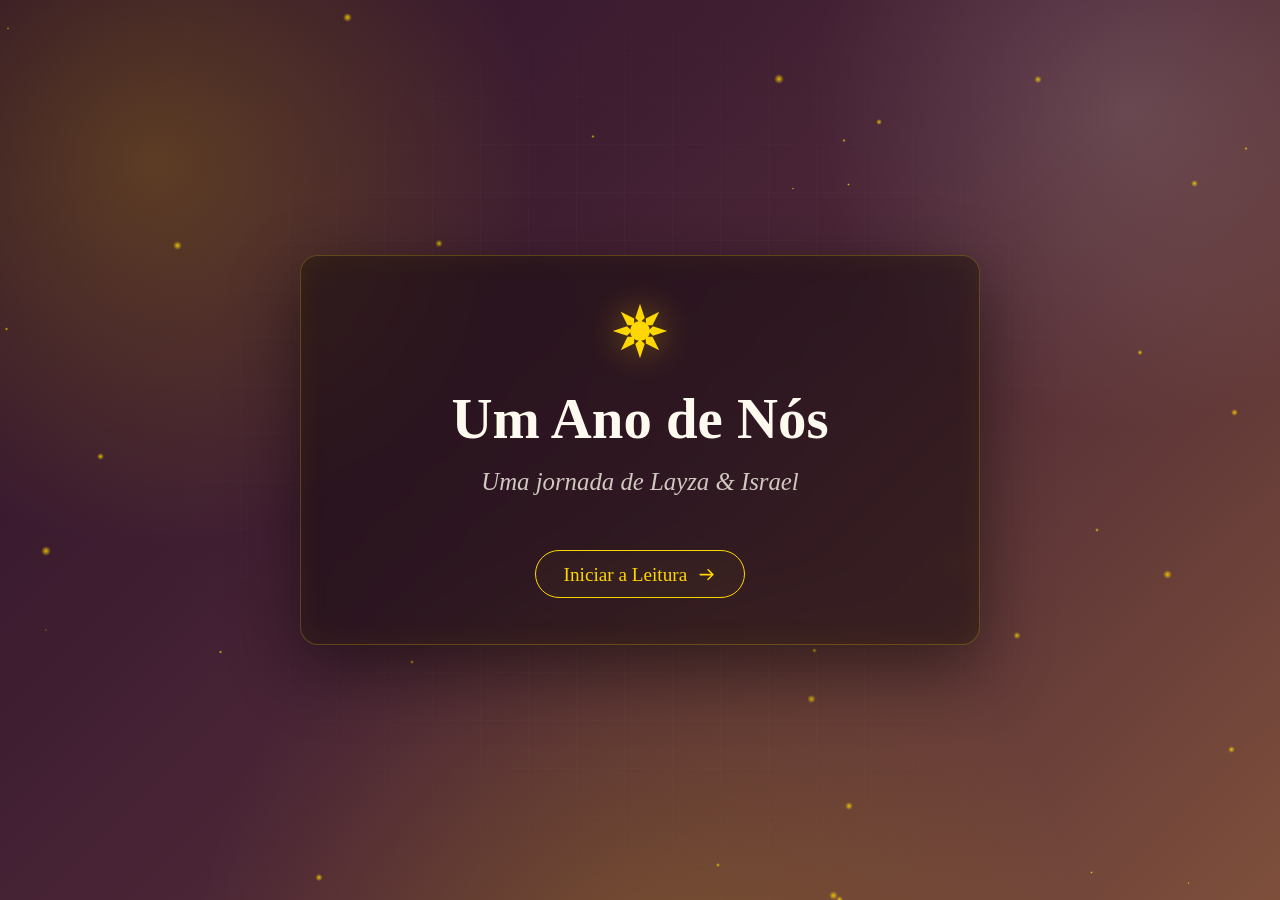
<file: namora/cartao/index.html>
<!DOCTYPE html>
<html lang="pt-BR">
<head>
    <meta charset="UTF-8">
    <meta name="viewport" content="width=device-width, initial-scale=1, viewport-fit=cover">
    <meta name="theme-color" content="#2b1029">
    <title>Para Layza 🌻</title>
    <style>
        :root {
            --bg-start: #2b1029;
            --bg-mid: #4a2536;
            --bg-end: #7d4f3b;
            --cream: #fffaf0;
            --gold: #ffd700;
            --gold-soft: rgba(255, 215, 0, 0.22);
            --panel: rgba(20, 10, 15, 0.52);
            --panel-border: rgba(255, 215, 0, 0.24);
            --shadow: rgba(0, 0, 0, 0.48);
            --safe-top: env(safe-area-inset-top, 0px);
            --safe-right: env(safe-area-inset-right, 0px);
            --safe-bottom: env(safe-area-inset-bottom, 0px);
            --safe-left: env(safe-area-inset-left, 0px);
        }

        * {
            box-sizing: border-box;
        }

        html {
            min-height: 100%;
            background: var(--bg-start);
        }

        body {
            margin: 0;
            min-height: 100vh;
            min-height: 100dvh;
            color: var(--cream);
            background:
                radial-gradient(circle at 12% 18%, rgba(255, 215, 0, 0.20), transparent 24rem),
                radial-gradient(circle at 88% 12%, rgba(255, 250, 240, 0.14), transparent 20rem),
                radial-gradient(circle at 50% 108%, rgba(255, 215, 0, 0.14), transparent 28rem),
                linear-gradient(135deg, var(--bg-start) 0%, var(--bg-mid) 50%, var(--bg-end) 100%);
            font-family: Georgia, "Times New Roman", serif;
            overflow: hidden;
            -webkit-font-smoothing: antialiased;
            text-rendering: optimizeLegibility;
        }

        body::before {
            content: "";
            position: fixed;
            inset: 0;
            pointer-events: none;
            background-image:
                linear-gradient(rgba(255, 255, 255, 0.03) 1px, transparent 1px),
                linear-gradient(90deg, rgba(255, 255, 255, 0.03) 1px, transparent 1px);
            background-size: 48px 48px;
            mask-image: radial-gradient(circle at center, black, transparent 78%);
        }

        button {
            font: inherit;
        }

        .page {
            position: relative;
            display: grid;
            min-height: 100vh;
            min-height: 100dvh;
            place-items: center;
            padding:
                calc(18px + var(--safe-top))
                calc(16px + var(--safe-right))
                calc(18px + var(--safe-bottom))
                calc(16px + var(--safe-left));
            isolation: isolate;
        }

        .particles-container {
            position: fixed;
            inset: 0;
            z-index: -1;
            pointer-events: none;
            overflow: hidden;
        }

        .particle {
            position: absolute;
            border-radius: 50%;
            background: radial-gradient(circle, rgba(255, 215, 0, 0.82) 0%, rgba(255, 215, 0, 0) 70%);
            filter: drop-shadow(0 0 14px rgba(255, 215, 0, 0.35));
            animation: float-particle infinite ease-in-out;
        }

        .chapter-container {
            width: calc(100vw - 32px);
            max-width: 680px;
            max-height: min(86vh, 820px);
            max-height: min(86dvh, 820px);
            overflow-y: auto;
            overscroll-behavior: contain;
            text-align: center;
            background: var(--panel);
            border: 1px solid var(--panel-border);
            border-radius: 18px;
            box-shadow:
                0 22px 70px var(--shadow),
                inset 0 0 32px rgba(255, 215, 0, 0.06);
            padding: clamp(24px, 6vw, 46px);
            scrollbar-width: thin;
            scrollbar-color: rgba(255, 215, 0, 0.55) transparent;
            backdrop-filter: blur(12px);
            -webkit-backdrop-filter: blur(12px);
        }

        .chapter-container::-webkit-scrollbar {
            width: 6px;
        }

        .chapter-container::-webkit-scrollbar-thumb {
            background: rgba(255, 215, 0, 0.55);
            border-radius: 999px;
        }

        .chapter {
            display: none;
            opacity: 0;
            transform: translateY(10px) scale(0.98);
            transition: opacity 560ms ease, transform 560ms ease;
        }

        .chapter.active {
            display: block;
            opacity: 1;
            transform: translateY(0) scale(1);
        }

        .title-font,
        h1,
        h2 {
            font-family: Georgia, "Times New Roman", serif;
            font-weight: 600;
            letter-spacing: 0;
        }

        h1,
        h2,
        p {
            overflow-wrap: anywhere;
        }

        h1 {
            margin: 0 0 16px;
            font-size: clamp(2rem, 7vw, 3.55rem);
            line-height: 1.08;
        }

        h2 {
            margin: 0 0 26px;
            padding-bottom: 16px;
            border-bottom: 1px solid rgba(255, 215, 0, 0.48);
            color: var(--gold);
            font-size: clamp(1.55rem, 5.3vw, 2rem);
            line-height: 1.22;
        }

        .cover-subtitle {
            margin: 0 0 30px;
            color: rgba(255, 250, 240, 0.78);
            font-size: clamp(1.2rem, 4.8vw, 1.55rem);
            font-style: italic;
            line-height: 1.35;
        }

        .text-body {
            margin: 0 0 1.45rem;
            color: rgba(255, 250, 240, 0.91);
            font-size: clamp(1.08rem, 4.6vw, 1.28rem);
            line-height: 1.75;
            text-align: left;
            text-shadow: 0 1px 2px rgba(0, 0, 0, 0.5);
        }

        .btn-next {
            display: inline-flex;
            align-items: center;
            justify-content: center;
            gap: 10px;
            min-height: 48px;
            max-width: 100%;
            margin-top: 22px;
            padding: 12px 28px;
            border: 1px solid var(--gold);
            border-radius: 999px;
            color: var(--gold);
            background: rgba(255, 215, 0, 0.02);
            cursor: pointer;
            font-size: clamp(1rem, 4vw, 1.2rem);
            line-height: 1.1;
            text-align: center;
            transition: background 220ms ease, color 220ms ease, box-shadow 220ms ease, transform 220ms ease;
            -webkit-tap-highlight-color: transparent;
        }

        .btn-next:hover,
        .btn-next:focus-visible {
            background: var(--gold);
            color: var(--bg-start);
            box-shadow: 0 0 24px rgba(255, 215, 0, 0.48);
            transform: translateY(-1px);
            outline: none;
        }

        .btn-next:active {
            transform: translateY(0);
        }

        .btn-muted {
            border-color: rgba(255, 255, 255, 0.32);
            color: rgba(255, 250, 240, 0.82);
        }

        .icon {
            display: inline-block;
            width: 1em;
            height: 1em;
            flex: 0 0 auto;
            fill: currentColor;
        }

        .sun-mark {
            width: clamp(42px, 12vw, 58px);
            height: clamp(42px, 12vw, 58px);
            margin: 0 auto 24px;
            color: var(--gold);
            fill: currentColor;
            filter: drop-shadow(0 0 18px rgba(255, 215, 0, 0.42));
        }

        .final-note {
            margin-top: 32px;
            padding-top: 24px;
            border-top: 1px solid rgba(255, 215, 0, 0.44);
            text-align: center;
        }

        .final-note p {
            margin: 0;
        }

        .final-title {
            color: var(--gold);
            font-size: clamp(1.45rem, 5vw, 2rem);
            line-height: 1.25;
        }

        .final-signature {
            margin-top: 8px;
            color: rgba(255, 250, 240, 0.88);
            font-size: clamp(1.16rem, 4.4vw, 1.35rem);
            font-style: italic;
        }

        @keyframes float-particle {
            0%,
            100% {
                opacity: 0.28;
                transform: translate3d(0, 0, 0) scale(1);
            }

            50% {
                opacity: 0.82;
                transform: translate3d(0, -28px, 0) scale(1.42);
            }
        }

        @media (max-width: 520px) {
            .page {
                align-items: stretch;
                justify-items: stretch;
                padding-top: calc(12px + var(--safe-top));
                padding-bottom: calc(12px + var(--safe-bottom));
            }

            .chapter-container {
                width: calc(100vw - 32px);
                max-width: 100%;
                justify-self: center;
                max-height: none;
                min-height: calc(100vh - 24px - var(--safe-top) - var(--safe-bottom));
                min-height: calc(100dvh - 24px - var(--safe-top) - var(--safe-bottom));
                border-radius: 14px;
                display: grid;
                align-content: center;
            }

            .text-body {
                line-height: 1.68;
            }

            .btn-next {
                width: 100%;
                padding-inline: 18px;
            }
        }

        @media (prefers-reduced-motion: reduce) {
            *,
            *::before,
            *::after {
                animation-duration: 0.001ms !important;
                animation-iteration-count: 1 !important;
                scroll-behavior: auto !important;
                transition-duration: 0.001ms !important;
            }
        }
    </style>
</head>
<body>
    <main class="page" aria-live="polite">
        <div class="particles-container" id="particles" aria-hidden="true"></div>

        <section class="chapter-container" aria-label="Cartão de um ano para Layza">
            <div class="chapter active" id="chap-0">
                <svg class="sun-mark" viewBox="0 0 64 64" aria-hidden="true">
                    <circle cx="32" cy="32" r="11"></circle>
                    <path d="M32 2l5.2 15.7L32 23l-5.2-5.3L32 2zM32 62l-5.2-15.7L32 41l5.2 5.3L32 62zM2 32l15.7-5.2L23 32l-5.3 5.2L2 32zM62 32l-15.7 5.2L41 32l5.3-5.2L62 32zM10.8 10.8l14.8 7.4v7.4h-7.4L10.8 10.8zM53.2 53.2l-14.8-7.4v-7.4h7.4l7.4 14.8zM10.8 53.2l7.4-14.8h7.4v7.4l-14.8 7.4zM53.2 10.8l-7.4 14.8h-7.4v-7.4l14.8-7.4z"></path>
                </svg>
                <h1>Um Ano de Nós</h1>
                <p class="cover-subtitle">Uma jornada de Layza & Israel</p>
                <button class="btn-next" type="button" onclick="goToChapter(1)">
                    Iniciar a Leitura
                    <svg class="icon" viewBox="0 0 24 24" aria-hidden="true">
                        <path d="M13.2 5.2a1 1 0 0 1 1.4 0l6 6a1 1 0 0 1 0 1.4l-6 6a1 1 0 1 1-1.4-1.4l4.3-4.2H4a1 1 0 1 1 0-2h13.5l-4.3-4.4a1 1 0 0 1 0-1.4z"></path>
                    </svg>
                </button>
            </div>

            <div class="chapter" id="chap-1">
                <h2>Nosso primeiro capítulo</h2>
                <p class="text-body">
                    Hoje completamos um ano desde que decidimos caminhar juntos. Não foi um filme de conto de fadas com trilha sonora perfeita — foi a vida real, com seus horários apertados, viagens adiadas, discussões sem sentido que começam de repente e obrigações que surgem do nada.
                </p>
                <p class="text-body">
                    Mas, ao olhar para trás, vejo como cada um desses momentos, bons e duros, construiu a base da nossa história. Desde as noites em que o cansaço parecia maior que a vontade de conversar até as madrugadas viradas esperando alguém chegar, nós aprendemos a estar um no outro.
                </p>
                <button class="btn-next" type="button" onclick="goToChapter(2)">
                    Continue
                    <svg class="icon" viewBox="0 0 24 24" aria-hidden="true">
                        <path d="M12 21.3l-1.4-1.2C5.4 15.4 2 12.3 2 8.5A5.5 5.5 0 0 1 7.5 3c1.7 0 3.4.8 4.5 2.1A5.9 5.9 0 0 1 16.5 3 5.5 5.5 0 0 1 22 8.5c0 3.8-3.4 6.9-8.6 11.6L12 21.3z"></path>
                    </svg>
                </button>
            </div>

            <div class="chapter" id="chap-2">
                <h2>Aprendizados e intensidade</h2>
                <p class="text-body">
                    Neste ano eu entendi que o mais bonito entre nós não é apenas o que sinto, mas o jeito como construímos tudo com leveza, sinceridade e vontade de dar certo. Houve dias em que a comunicação falhou, em que não sabíamos como dizer o que estava machucando. Houve diferenças de ritmo, responsabilidades de família, jornadas de trabalho intermináveis e o peso de uma vida profissional em transição.
                </p>
                <p class="text-body">
                    E, ainda assim, toda vez que a vida apertou, percebi como nossa parceria se fortalecia. Não fugimos das conversas difíceis; encaramos o que precisava melhorar. As críticas viraram ajustes, os atrasos viraram risos nas mensagens de voz, e até as idas e vindas entre cidades viraram pequenas aventuras a dois.
                </p>
                <button class="btn-next" type="button" onclick="goToChapter(3)">
                    Nossa construção
                    <svg class="icon" viewBox="0 0 24 24" aria-hidden="true">
                        <path d="M12 22a7 7 0 0 1-7-7c0-5.7 5.4-10.3 6.2-11a1.3 1.3 0 0 1 1.6 0c.8.7 6.2 5.3 6.2 11a7 7 0 0 1-7 7zm0-15.8C10.4 7.8 7 11.4 7 15a5 5 0 0 0 10 0c0-3.6-3.4-7.2-5-8.8z"></path>
                    </svg>
                </button>
            </div>

            <div class="chapter" id="chap-3">
                <h2>Construindo juntos</h2>
                <p class="text-body">
                    O amor que sinto por você se alimenta da verdade. Você não romantiza os meus erros, nem me deixa mergulhar nas minhas crises sem oferecer a mão. Eu te admiro pela paciência nos dias em que a exaustão me domina, pela coragem de apontar onde posso crescer e pelo cuidado de celebrar cada conquista, por menor que seja.
                </p>
                <p class="text-body">
                    Nós aceitamos que, às vezes, é necessário parar, respirar e remapear os caminhos. E foi assim que crescemos: com leveza quando dava, mas também com firmeza quando era preciso. Com planos que não saíram do papel, mas que nos ensinaram a simplificar. Com sonhos que nos deram força para atravessar semanas difíceis.
                </p>
                <button class="btn-next" type="button" onclick="goToChapter(4)">
                    O que vem a seguir
                    <svg class="icon" viewBox="0 0 24 24" aria-hidden="true">
                        <path d="M12 2a10 10 0 1 0 0 20 10 10 0 0 0 0-20zm3.5 6.3l-1.6 5.2a1 1 0 0 1-.7.7L8 15.8a.7.7 0 0 1-.8-.8l1.6-5.2a1 1 0 0 1 .7-.7l5.2-1.6a.7.7 0 0 1 .8.8zM10.6 10.9l-.7 2.2 2.2-.7.7-2.2-2.2.7z"></path>
                    </svg>
                </button>
            </div>

            <div class="chapter" id="chap-4">
                <h2>Olhando para o futuro</h2>
                <p class="text-body">
                    Um ano depois, tenho certeza de que a felicidade que sinto ao seu lado não é sorte: é resultado de escolhas diárias, de esforço compartilhado e de muito carinho. Continuo descobrindo em você um companheirismo raro e uma intensidade que se alinha à minha.
                </p>
                <p class="text-body">
                    Se o último ano nos mostrou algo, foi que não precisamos de perfeição para sermos felizes — precisamos de verdade, parceria e disposição para aprender. Que venham os próximos capítulos, com mais erros e acertos, mais planos refeitos, mais risadas inesperadas e, principalmente, mais amor.
                </p>

                <div class="final-note">
                    <p class="final-title">Feliz primeiro ano de nós dois. 🌻</p>
                    <p class="final-signature">Com amor, Israel.</p>
                </div>

                <button class="btn-next btn-muted" type="button" onclick="goToChapter(0)">
                    <svg class="icon" viewBox="0 0 24 24" aria-hidden="true">
                        <path d="M12 5a7 7 0 1 1-6.3 4H3.1A9 9 0 1 0 12 3V1L7.5 4.5 12 8V5z"></path>
                    </svg>
                    Reler
                </button>
            </div>
        </section>
    </main>

    <script>
        const particlesContainer = document.getElementById("particles");
        const particleCount = 40;
        const prefersReducedMotion = window.matchMedia("(prefers-reduced-motion: reduce)").matches;

        if (!prefersReducedMotion) {
            for (let index = 0; index < particleCount; index += 1) {
                const particle = document.createElement("span");
                const size = Math.random() * 8 + 2;

                particle.className = "particle";
                particle.style.width = `${size}px`;
                particle.style.height = `${size}px`;
                particle.style.left = `${Math.random() * 100}vw`;
                particle.style.top = `${Math.random() * 100}vh`;
                particle.style.animationDuration = `${Math.random() * 4 + 3}s`;
                particle.style.animationDelay = `${Math.random() * 5}s`;

                particlesContainer.appendChild(particle);
            }
        }

        let currentChapter = 0;

        function goToChapter(chapterNumber) {
            const currentEl = document.getElementById(`chap-${currentChapter}`);
            const nextEl = document.getElementById(`chap-${chapterNumber}`);
            const container = document.querySelector(".chapter-container");

            if (!currentEl || !nextEl || currentEl === nextEl) {
                return;
            }

            currentEl.style.opacity = "0";
            currentEl.style.transform = "translateY(10px) scale(0.98)";

            window.setTimeout(() => {
                currentEl.classList.remove("active");
                currentEl.removeAttribute("style");
                currentChapter = chapterNumber;
                nextEl.classList.add("active");
                container.scrollTop = 0;

                window.setTimeout(() => {
                    nextEl.style.opacity = "1";
                    nextEl.style.transform = "translateY(0) scale(1)";
                    nextEl.querySelector("button")?.focus({ preventScroll: true });
                }, 40);
            }, prefersReducedMotion ? 0 : 260);
        }
    </script>
</body>
</html>
</file>
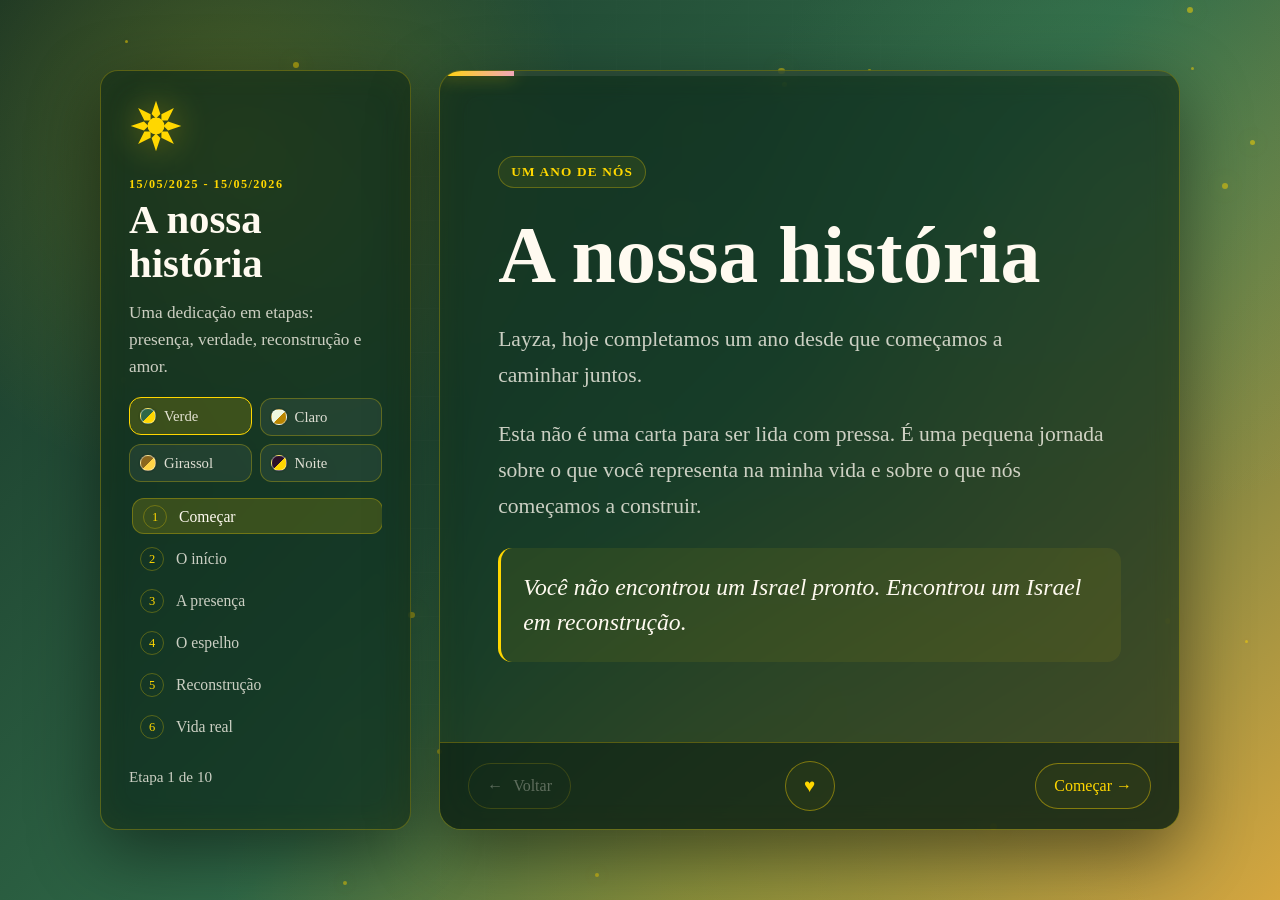
<file: namora/cartao/evolucao/index.html>
<!DOCTYPE html>
<html lang="pt-BR">
<head>
    <meta charset="UTF-8">
    <meta name="viewport" content="width=device-width, initial-scale=1, viewport-fit=cover">
    <meta name="theme-color" content="#2b1029">
    <title>A nossa história | Layza & Israel</title>
    <style>
        :root {
            --bg-a: #173326;
            --bg-b: #2f6847;
            --bg-c: #d5a63f;
            --cream: #fffaf0;
            --cream-soft: rgba(255, 250, 240, 0.78);
            --gold: #ffd700;
            --gold-soft: rgba(255, 215, 0, 0.22);
            --rose: #f2a7b8;
            --panel: rgba(12, 38, 25, 0.66);
            --panel-strong: rgba(13, 44, 28, 0.86);
            --line: rgba(255, 215, 0, 0.28);
            --shadow: rgba(0, 0, 0, 0.48);
            --glow-a: rgba(255, 215, 0, 0.20);
            --glow-b: rgba(98, 180, 108, 0.20);
            --glow-c: rgba(255, 215, 0, 0.14);
            --grid-line: rgba(255, 255, 255, 0.028);
            --quote-bg: rgba(255, 215, 0, 0.075);
            --mini-bg: rgba(255, 255, 255, 0.055);
            --control-bg: rgba(9, 25, 17, 0.52);
            --theme-bg: rgba(255, 255, 255, 0.06);
            --theme-active: rgba(255, 215, 0, 0.16);
            --theme-text: rgba(255, 250, 240, 0.86);
            --safe-top: env(safe-area-inset-top, 0px);
            --safe-right: env(safe-area-inset-right, 0px);
            --safe-bottom: env(safe-area-inset-bottom, 0px);
            --safe-left: env(safe-area-inset-left, 0px);
        }

        body[data-theme="claro"] {
            --bg-a: #eef7df;
            --bg-b: #f9f5d8;
            --bg-c: #dbeec7;
            --cream: #203a2a;
            --cream-soft: rgba(32, 58, 42, 0.76);
            --gold: #b98500;
            --gold-soft: rgba(185, 133, 0, 0.18);
            --rose: #cc7f72;
            --panel: rgba(255, 255, 247, 0.76);
            --panel-strong: rgba(255, 255, 247, 0.92);
            --line: rgba(92, 132, 75, 0.38);
            --shadow: rgba(71, 92, 60, 0.24);
            --glow-a: rgba(255, 212, 64, 0.42);
            --glow-b: rgba(82, 160, 93, 0.30);
            --glow-c: rgba(255, 246, 177, 0.40);
            --grid-line: rgba(67, 96, 56, 0.08);
            --quote-bg: rgba(255, 226, 102, 0.30);
            --mini-bg: rgba(54, 112, 67, 0.08);
            --control-bg: rgba(255, 255, 247, 0.78);
            --theme-bg: rgba(54, 112, 67, 0.08);
            --theme-active: rgba(255, 215, 0, 0.28);
            --theme-text: rgba(32, 58, 42, 0.84);
        }

        body[data-theme="girassol"] {
            --bg-a: #3f2a11;
            --bg-b: #8a661d;
            --bg-c: #f3cf4c;
            --cream: #fff9de;
            --cream-soft: rgba(255, 249, 222, 0.80);
            --gold: #ffd447;
            --rose: #ffb28d;
            --panel: rgba(51, 32, 12, 0.62);
            --panel-strong: rgba(63, 39, 13, 0.86);
            --line: rgba(255, 212, 71, 0.34);
            --glow-a: rgba(255, 212, 71, 0.24);
            --glow-b: rgba(255, 178, 141, 0.16);
            --glow-c: rgba(246, 199, 40, 0.17);
            --control-bg: rgba(35, 21, 8, 0.54);
            --theme-bg: rgba(255, 212, 71, 0.08);
            --theme-active: rgba(255, 212, 71, 0.18);
        }

        body[data-theme="noite"] {
            --bg-a: #2b1029;
            --bg-b: #4a2536;
            --bg-c: #7d4f3b;
            --cream: #fffaf0;
            --cream-soft: rgba(255, 250, 240, 0.78);
            --gold: #ffd700;
            --gold-soft: rgba(255, 215, 0, 0.22);
            --rose: #f2a7b8;
            --panel: rgba(22, 10, 17, 0.62);
            --panel-strong: rgba(31, 13, 24, 0.86);
            --line: rgba(255, 215, 0, 0.28);
            --shadow: rgba(0, 0, 0, 0.48);
            --glow-a: rgba(255, 215, 0, 0.18);
            --glow-b: rgba(242, 167, 184, 0.18);
            --glow-c: rgba(255, 215, 0, 0.12);
            --grid-line: rgba(255, 255, 255, 0.028);
            --quote-bg: rgba(255, 215, 0, 0.075);
            --mini-bg: rgba(255, 255, 255, 0.055);
            --control-bg: rgba(15, 7, 12, 0.5);
            --theme-bg: rgba(255, 255, 255, 0.06);
            --theme-active: rgba(255, 215, 0, 0.16);
            --theme-text: rgba(255, 250, 240, 0.86);
        }

        * {
            box-sizing: border-box;
        }

        html {
            min-height: 100%;
            background: var(--bg-a);
        }

        body {
            margin: 0;
            min-height: 100vh;
            min-height: 100dvh;
            color: var(--cream);
            background:
                radial-gradient(circle at 18% 16%, var(--glow-a), transparent 22rem),
                radial-gradient(circle at 86% 20%, var(--glow-b), transparent 22rem),
                radial-gradient(circle at 54% 104%, var(--glow-c), transparent 30rem),
                linear-gradient(135deg, var(--bg-a), var(--bg-b) 52%, var(--bg-c));
            font-family: Georgia, "Times New Roman", serif;
            overflow: hidden;
            -webkit-font-smoothing: antialiased;
            text-rendering: optimizeLegibility;
        }

        body::before {
            content: "";
            position: fixed;
            inset: 0;
            pointer-events: none;
            background-image:
                linear-gradient(var(--grid-line) 1px, transparent 1px),
                linear-gradient(90deg, var(--grid-line) 1px, transparent 1px);
            background-size: 44px 44px;
            mask-image: radial-gradient(circle at center, black, transparent 78%);
        }

        button {
            font: inherit;
        }

        .page {
            position: relative;
            display: grid;
            min-height: 100vh;
            min-height: 100dvh;
            place-items: center;
            padding:
                calc(14px + var(--safe-top))
                calc(14px + var(--safe-right))
                calc(14px + var(--safe-bottom))
                calc(14px + var(--safe-left));
            isolation: isolate;
        }

        .ambient {
            position: fixed;
            inset: 0;
            z-index: -1;
            overflow: hidden;
            pointer-events: none;
        }

        .spark {
            position: absolute;
            width: 5px;
            height: 5px;
            border-radius: 999px;
            background: var(--gold);
            box-shadow: 0 0 20px rgba(255, 215, 0, 0.55);
            opacity: 0.5;
            animation: floatSpark infinite ease-in-out;
        }

        .shell {
            width: min(100%, 1080px);
            height: min(760px, calc(100vh - 28px - var(--safe-top) - var(--safe-bottom)));
            height: min(760px, calc(100dvh - 28px - var(--safe-top) - var(--safe-bottom)));
            min-height: 0;
            display: grid;
            grid-template-columns: minmax(230px, 0.42fr) minmax(0, 1fr);
            gap: clamp(16px, 3vw, 28px);
            align-items: stretch;
        }

        .story-map,
        .stage-card {
            border: 1px solid var(--line);
            background: var(--panel);
            box-shadow: 0 22px 70px var(--shadow), inset 0 0 36px rgba(255, 215, 0, 0.045);
            backdrop-filter: blur(14px);
            -webkit-backdrop-filter: blur(14px);
        }

        .story-map {
            border-radius: 18px;
            padding: clamp(18px, 3vw, 28px);
            display: flex;
            flex-direction: column;
            justify-content: flex-start;
            overflow: hidden;
        }

        .brand-mark {
            width: 54px;
            height: 54px;
            color: var(--gold);
            fill: currentColor;
            filter: drop-shadow(0 0 18px rgba(255, 215, 0, 0.42));
        }

        .eyebrow {
            margin: 20px 0 6px;
            color: var(--gold);
            font-size: 0.76rem;
            font-weight: 700;
            letter-spacing: 0.12em;
            text-transform: uppercase;
        }

        .map-title {
            margin: 0;
            font-size: clamp(1.8rem, 3.2vw, 2.55rem);
            line-height: 1.08;
        }

        .map-copy {
            margin: 14px 0 0;
            color: var(--cream-soft);
            font-size: clamp(1rem, 2vw, 1.08rem);
            line-height: 1.55;
        }

        .timeline {
            flex: 1 1 auto;
            min-height: 0;
            display: grid;
            gap: 6px;
            margin: 16px 0 22px;
            overflow-y: auto;
            padding-right: 2px;
            scrollbar-width: thin;
            scrollbar-color: var(--line) transparent;
        }

        .timeline::-webkit-scrollbar {
            width: 4px;
        }

        .timeline::-webkit-scrollbar-thumb {
            background: var(--line);
            border-radius: 999px;
        }

        .timeline button {
            width: 100%;
            min-height: 36px;
            display: grid;
            grid-template-columns: 26px 1fr;
            align-items: center;
            gap: 10px;
            padding: 6px 10px;
            border: 1px solid transparent;
            border-radius: 12px;
            color: var(--cream-soft);
            background: transparent;
            text-align: left;
            cursor: pointer;
            transition: background 180ms ease, border-color 180ms ease, color 180ms ease, transform 180ms ease;
        }

        .timeline button:hover,
        .timeline button:focus-visible,
        .timeline button.active {
            color: var(--cream);
            background: var(--theme-active);
            border-color: var(--line);
            outline: none;
        }

        .timeline button.active {
            transform: translateX(3px);
        }

        .dot {
            width: 24px;
            height: 24px;
            display: grid;
            place-items: center;
            border-radius: 999px;
            border: 1px solid var(--line);
            color: var(--gold);
            font-size: 0.78rem;
        }

        .timeline-label {
            overflow: hidden;
            white-space: nowrap;
            text-overflow: ellipsis;
            font-size: 0.98rem;
        }

        .counter {
            margin-top: auto;
            color: var(--cream-soft);
            font-size: 0.95rem;
        }

        .theme-picker {
            display: grid;
            grid-template-columns: repeat(2, minmax(0, 1fr));
            gap: 8px;
            margin-top: 18px;
        }

        .theme-picker button {
            min-height: 38px;
            display: inline-flex;
            align-items: center;
            gap: 8px;
            padding: 7px 10px;
            border: 1px solid var(--line);
            border-radius: 12px;
            color: var(--theme-text);
            background: var(--theme-bg);
            cursor: pointer;
            text-align: left;
            font-size: 0.92rem;
            transition: background 180ms ease, transform 180ms ease, border-color 180ms ease;
        }

        .theme-picker button:hover,
        .theme-picker button:focus-visible,
        .theme-picker button.active {
            background: var(--theme-active);
            border-color: var(--gold);
            outline: none;
        }

        .theme-picker button.active {
            transform: translateY(-1px);
        }

        .swatch {
            width: 16px;
            height: 16px;
            flex: 0 0 auto;
            border: 1px solid rgba(255, 255, 255, 0.42);
            border-radius: 999px;
            box-shadow: 0 0 0 2px rgba(0, 0, 0, 0.06);
        }

        .theme-picker [data-theme-option="verde"] .swatch {
            background: linear-gradient(135deg, #2f6847 0 52%, #ffd700 52% 100%);
        }

        .theme-picker [data-theme-option="claro"] .swatch {
            background: linear-gradient(135deg, #eef7df 0 52%, #b98500 52% 100%);
        }

        .theme-picker [data-theme-option="girassol"] .swatch {
            background: linear-gradient(135deg, #8a661d 0 52%, #ffd447 52% 100%);
        }

        .theme-picker [data-theme-option="noite"] .swatch {
            background: linear-gradient(135deg, #2b1029 0 52%, #ffd700 52% 100%);
        }

        .stage-card {
            position: relative;
            border-radius: 22px;
            display: grid;
            grid-template-rows: auto 1fr auto;
            overflow: hidden;
        }

        .progress {
            height: 5px;
            background: rgba(255, 255, 255, 0.08);
        }

        .progress-fill {
            height: 100%;
            width: 0%;
            background: linear-gradient(90deg, var(--gold), var(--rose));
            box-shadow: 0 0 18px rgba(255, 215, 0, 0.45);
            transition: width 360ms ease;
        }

        .stage {
            min-height: 0;
            display: none;
            align-content: center;
            gap: clamp(14px, 3vw, 24px);
            padding: clamp(24px, 5vw, 58px);
            overflow-y: auto;
            scrollbar-width: thin;
            scrollbar-color: rgba(255, 215, 0, 0.45) transparent;
        }

        .stage.active {
            display: grid;
            animation: stageIn 420ms ease both;
        }

        .stage::-webkit-scrollbar {
            width: 6px;
        }

        .stage::-webkit-scrollbar-thumb {
            background: rgba(255, 215, 0, 0.48);
            border-radius: 999px;
        }

        .stage-kicker {
            display: inline-flex;
            align-items: center;
            gap: 10px;
            width: fit-content;
            padding: 7px 12px;
            border: 1px solid rgba(255, 215, 0, 0.28);
            border-radius: 999px;
            color: var(--gold);
            background: rgba(255, 215, 0, 0.07);
            font-size: 0.83rem;
            font-weight: 700;
            letter-spacing: 0.09em;
            text-transform: uppercase;
        }

        .stage h1,
        .stage h2 {
            margin: 0;
            max-width: 780px;
            font-weight: 700;
            letter-spacing: 0;
            line-height: 1.08;
        }

        .stage h1 {
            font-size: clamp(2.3rem, 6.5vw, 5rem);
        }

        .stage h2 {
            color: var(--cream);
            font-size: clamp(1.8rem, 4.6vw, 3.7rem);
        }

        .stage p {
            margin: 0;
            max-width: 760px;
            color: var(--cream-soft);
            font-size: clamp(1.08rem, 2.45vw, 1.35rem);
            line-height: 1.65;
            text-wrap: pretty;
        }

        .quote {
            max-width: 760px;
            padding: clamp(16px, 3vw, 22px);
            border-left: 3px solid var(--gold);
            border-radius: 14px;
            color: var(--cream);
            background: var(--quote-bg);
            font-size: clamp(1.12rem, 2.7vw, 1.48rem);
            font-style: italic;
            line-height: 1.48;
        }

        .mini-grid {
            display: grid;
            grid-template-columns: repeat(3, minmax(0, 1fr));
            gap: 10px;
            max-width: 760px;
        }

        .mini-card {
            min-height: 82px;
            display: grid;
            place-items: center;
            padding: 14px;
            border: 1px solid rgba(255, 215, 0, 0.18);
            border-radius: 14px;
            color: var(--cream-soft);
            background: var(--mini-bg);
            text-align: center;
            font-size: clamp(0.98rem, 2vw, 1.08rem);
        }

        .controls {
            display: grid;
            grid-template-columns: 1fr auto 1fr;
            gap: 12px;
            align-items: center;
            padding: 18px clamp(18px, 4vw, 28px);
            border-top: 1px solid var(--line);
            background: var(--control-bg);
        }

        .nav-button,
        .heart-button {
            min-height: 46px;
            display: inline-flex;
            align-items: center;
            justify-content: center;
            gap: 10px;
            border-radius: 999px;
            border: 1px solid rgba(255, 215, 0, 0.42);
            color: var(--gold);
            background: rgba(255, 215, 0, 0.035);
            cursor: pointer;
            transition: background 180ms ease, color 180ms ease, transform 180ms ease, box-shadow 180ms ease;
        }

        .nav-button {
            padding: 11px 18px;
            font-size: 1rem;
        }

        .heart-button {
            width: 50px;
            height: 50px;
            font-size: 1.18rem;
        }

        .nav-button:hover,
        .nav-button:focus-visible,
        .heart-button:hover,
        .heart-button:focus-visible {
            background: var(--gold);
            color: var(--bg-a);
            box-shadow: 0 0 24px rgba(255, 215, 0, 0.38);
            transform: translateY(-1px);
            outline: none;
        }

        .nav-button:disabled {
            cursor: default;
            opacity: 0.4;
            transform: none;
            box-shadow: none;
            background: transparent;
            color: var(--cream-soft);
        }

        .nav-button.next {
            justify-self: end;
        }

        .nav-button.prev {
            justify-self: start;
        }

        .heart-burst {
            position: fixed;
            z-index: 5;
            color: var(--gold);
            font-size: 1.35rem;
            pointer-events: none;
            animation: riseHeart 980ms ease-out forwards;
        }

        @keyframes floatSpark {
            0%,
            100% {
                opacity: 0.28;
                transform: translate3d(0, 0, 0) scale(1);
            }

            50% {
                opacity: 0.78;
                transform: translate3d(0, -30px, 0) scale(1.5);
            }
        }

        @keyframes stageIn {
            from {
                opacity: 0;
                transform: translateY(12px) scale(0.985);
            }

            to {
                opacity: 1;
                transform: translateY(0) scale(1);
            }
        }

        @keyframes riseHeart {
            from {
                opacity: 1;
                transform: translate(-50%, -50%) scale(0.8);
            }

            to {
                opacity: 0;
                transform: translate(-50%, -150%) scale(1.65);
            }
        }

        @media (max-width: 820px) {
            body {
                overflow: hidden;
            }

            .page {
                align-items: stretch;
            }

            .shell {
                width: 100%;
                height: calc(100vh - 28px - var(--safe-top) - var(--safe-bottom));
                height: calc(100dvh - 28px - var(--safe-top) - var(--safe-bottom));
                grid-template-columns: 1fr;
                grid-template-rows: auto 1fr;
                gap: 12px;
            }

            .story-map {
                min-height: 0;
                padding: 14px;
                border-radius: 16px;
            }

            .story-map header {
                display: grid;
                grid-template-columns: 38px 1fr;
                gap: 12px;
                align-items: center;
            }

            .brand-mark {
                width: 38px;
                height: 38px;
            }

            .eyebrow {
                margin: 0 0 3px;
                font-size: 0.68rem;
            }

            .map-title {
                font-size: 1.28rem;
            }

            .map-copy,
            .counter {
                display: none;
            }

            .theme-picker {
                grid-template-columns: repeat(4, minmax(0, 1fr));
                gap: 6px;
                margin-top: 12px;
            }

            .theme-picker button {
                min-height: 34px;
                justify-content: center;
                gap: 5px;
                padding: 6px 5px;
                font-size: 0.78rem;
            }

            .swatch {
                width: 13px;
                height: 13px;
            }

            .timeline {
                grid-auto-flow: column;
                grid-auto-columns: 34px;
                gap: 6px;
                margin: 12px 0 0;
                overflow-x: auto;
                padding-bottom: 2px;
                scrollbar-width: none;
            }

            .timeline::-webkit-scrollbar {
                display: none;
            }

            .timeline button {
                min-height: 34px;
                grid-template-columns: 1fr;
                padding: 4px;
                justify-items: center;
            }

            .timeline-label {
                display: none;
            }

            .dot {
                width: 24px;
                height: 24px;
            }

            .stage-card {
                border-radius: 16px;
            }

            .stage {
                align-content: start;
                padding: clamp(22px, 6vw, 30px);
            }

            .stage h1 {
                font-size: clamp(2.15rem, 12vw, 3.3rem);
            }

            .stage h2 {
                font-size: clamp(1.65rem, 9.6vw, 2.7rem);
            }

            .stage p {
                font-size: clamp(1.03rem, 4.7vw, 1.2rem);
                line-height: 1.58;
            }

            .mini-grid {
                grid-template-columns: 1fr;
            }

            .controls {
                grid-template-columns: 1fr 50px 1fr;
                padding: 12px;
            }

            .nav-button {
                padding-inline: 12px;
                font-size: 0.95rem;
            }
        }

        @media (max-width: 390px) {
            .stage {
                padding: 20px;
            }

            .stage p {
                font-size: 1rem;
            }

            .nav-button span {
                display: none;
            }
        }

        @media (prefers-reduced-motion: reduce) {
            *,
            *::before,
            *::after {
                animation-duration: 0.001ms !important;
                animation-iteration-count: 1 !important;
                scroll-behavior: auto !important;
                transition-duration: 0.001ms !important;
            }
        }
    </style>
</head>
<body data-theme="verde">
    <main class="page">
        <div class="ambient" id="ambient" aria-hidden="true"></div>

        <div class="shell">
            <aside class="story-map" aria-label="Evolução da história">
                <header>
                    <svg class="brand-mark" viewBox="0 0 64 64" aria-hidden="true">
                        <circle cx="32" cy="32" r="10"></circle>
                        <path d="M32 2l5.2 15.7L32 23l-5.2-5.3L32 2zM32 62l-5.2-15.7L32 41l5.2 5.3L32 62zM2 32l15.7-5.2L23 32l-5.3 5.2L2 32zM62 32l-15.7 5.2L41 32l5.3-5.2L62 32zM10.8 10.8l14.8 7.4v7.4h-7.4L10.8 10.8zM53.2 53.2l-14.8-7.4v-7.4h7.4l7.4 14.8zM10.8 53.2l7.4-14.8h7.4v7.4l-14.8 7.4zM53.2 10.8l-7.4 14.8h-7.4v-7.4l14.8-7.4z"></path>
                    </svg>
                    <div>
                        <p class="eyebrow">15/05/2025 - 15/05/2026</p>
                        <h1 class="map-title">A nossa história</h1>
                        <p class="map-copy">Uma dedicação em etapas: presença, verdade, reconstrução e amor.</p>
                    </div>
                </header>

                <div class="theme-picker" aria-label="Escolher cores do cartão">
                    <button type="button" data-theme-option="verde">
                        <span class="swatch" aria-hidden="true"></span>
                        Verde
                    </button>
                    <button type="button" data-theme-option="claro">
                        <span class="swatch" aria-hidden="true"></span>
                        Claro
                    </button>
                    <button type="button" data-theme-option="girassol">
                        <span class="swatch" aria-hidden="true"></span>
                        Girassol
                    </button>
                    <button type="button" data-theme-option="noite">
                        <span class="swatch" aria-hidden="true"></span>
                        Noite
                    </button>
                </div>

                <nav class="timeline" id="timeline" aria-label="Capítulos"></nav>

                <p class="counter" id="counter">Etapa 1 de 10</p>
            </aside>

            <section class="stage-card" aria-live="polite">
                <div class="progress" aria-hidden="true">
                    <div class="progress-fill" id="progressFill"></div>
                </div>

                <article class="stage active" data-title="Começar">
                    <span class="stage-kicker">Um ano de nós</span>
                    <h1>A nossa história</h1>
                    <p>Layza, hoje completamos um ano desde que começamos a caminhar juntos.</p>
                    <p>Esta não é uma carta para ser lida com pressa. É uma pequena jornada sobre o que você representa na minha vida e sobre o que nós começamos a construir.</p>
                    <div class="quote">Você não encontrou um Israel pronto. Encontrou um Israel em reconstrução.</div>
                </article>

                <article class="stage" data-title="O início">
                    <span class="stage-kicker">O início</span>
                    <h2>Você não encontrou um Israel pronto.</h2>
                    <p>Quando olho para tudo que vivemos, eu vejo que a nossa história não começou em uma fase simples da minha vida. Você encontrou um homem tentando equilibrar responsabilidades, família, trabalho, sonhos, medos, cansaços e uma vontade enorme de continuar de pé.</p>
                    <p>E mesmo assim, você ficou.</p>
                </article>

                <article class="stage" data-title="A presença">
                    <span class="stage-kicker">A presença</span>
                    <h2>Você chegou como escuta, verdade e carinho.</h2>
                    <p>Você não chegou como alguém querendo me salvar, nem tomar o controle da minha vida. Você chegou como presença. Como escuta. Como verdade.</p>
                    <p>Você me apoia sem me infantilizar, me acolhe sem passar pano, me ama de um jeito que não me tira da luta, mas me lembra que eu não preciso enfrentá-la sozinho.</p>
                </article>

                <article class="stage" data-title="O espelho">
                    <span class="stage-kicker">O espelho</span>
                    <h2>Com você, eu posso ser mais verdadeiro.</h2>
                    <p>Uma das coisas que mais admiro em você é isso: você consegue enxergar minha força, mas também não ignora minhas falhas.</p>
                    <p>Perto de você, eu posso admitir o cansaço, reconhecer meus erros, organizar meus pensamentos e tentar ser melhor.</p>
                </article>

                <article class="stage" data-title="Reconstrução">
                    <span class="stage-kicker">A reconstrução</span>
                    <h2>Eu quero ser melhor.</h2>
                    <p>Não porque você exige isso de mim, mas porque estar ao seu lado me lembra do homem que eu ainda posso construir.</p>
                    <p>Você me ajudou a acordar para muitas coisas. Mas eu entendi que a mudança precisa nascer em mim, para que eu possa amar você de um jeito mais inteiro, mais maduro e mais honesto.</p>
                </article>

                <article class="stage" data-title="Vida real">
                    <span class="stage-kicker">A história real</span>
                    <h2>Não foi conto de fadas, foi vida.</h2>
                    <p>A nossa história é mais bonita porque é real. Teve intensidade, ajustes, conversas difíceis, inseguranças, aprendizados e momentos em que a vida parecia pesada demais.</p>
                    <div class="mini-grid" aria-label="O que também existiu entre nós">
                        <div class="mini-card">Carinho</div>
                        <div class="mini-card">Parceria</div>
                        <div class="mini-card">Vontade de continuar</div>
                    </div>
                </article>

                <article class="stage" data-title="As peças">
                    <span class="stage-kicker">As peças</span>
                    <h2>Começamos a montar algo nosso.</h2>
                    <p>Você entrou em uma vida cheia de peças espalhadas. Algumas antigas, algumas quebradas, algumas que eu ainda estou tentando entender.</p>
                    <p>E, mesmo assim, de algum jeito, nós começamos a montar algo nosso. Não perfeito. Não pronto. Mas verdadeiro.</p>
                </article>

                <article class="stage" data-title="Admiração">
                    <span class="stage-kicker">A admiração</span>
                    <h2>Eu admiro a mulher que você é.</h2>
                    <p>Admiro sua forma de pensar, sua coragem, sua racionalidade, seu carinho, sua firmeza e esse jeito de estar ao meu lado sem me diminuir.</p>
                    <p>Você me trata como homem adulto, mesmo quando eu estou atravessando desafios sérios. Você me lembra que eu sou capaz, mas também me chama para a realidade quando preciso.</p>
                </article>

                <article class="stage" data-title="O futuro">
                    <span class="stage-kicker">O futuro</span>
                    <h2>Ainda temos muito a construir.</h2>
                    <p>Eu amo você com admiração, gratidão, desejo de futuro e vontade de construir uma vida mais leve, mais verdadeira e mais nossa.</p>
                    <p>Ainda existem ajustes, conversas, medos, família, trabalho, passado e futuro atravessando a nossa relação. Mas existe algo muito forte entre nós: a vontade de não viver de aparência.</p>
                </article>

                <article class="stage" data-title="Te amo">
                    <span class="stage-kicker">A assinatura</span>
                    <h2>Feliz um ano de nós dois.</h2>
                    <p>Obrigado por estar comigo. Obrigado por acreditar em mim. Obrigado por me enxergar além da fase difícil. Obrigado por ser carinho, firmeza, presença e amor.</p>
                    <div class="quote">Que este seja apenas o primeiro capítulo de uma história cada vez mais madura, leve, verdadeira e cheia de amor.</div>
                    <p>Com amor,<br>Israel.</p>
                </article>

                <footer class="controls">
                    <button class="nav-button prev" id="prevButton" type="button">
                        ← <span>Voltar</span>
                    </button>
                    <button class="heart-button" id="heartButton" type="button" aria-label="Enviar amor">♥</button>
                    <button class="nav-button next" id="nextButton" type="button">
                        <span>Avançar</span> →
                    </button>
                </footer>
            </section>
        </div>
    </main>

    <script>
        const prefersReducedMotion = window.matchMedia("(prefers-reduced-motion: reduce)").matches;
        const ambient = document.getElementById("ambient");
        const stages = Array.from(document.querySelectorAll(".stage"));
        const timeline = document.getElementById("timeline");
        const progressFill = document.getElementById("progressFill");
        const counter = document.getElementById("counter");
        const prevButton = document.getElementById("prevButton");
        const nextButton = document.getElementById("nextButton");
        const heartButton = document.getElementById("heartButton");
        const themeButtons = Array.from(document.querySelectorAll("[data-theme-option]"));
        const themeMeta = document.querySelector("meta[name='theme-color']");
        const themeColors = {
            verde: "#173326",
            claro: "#eef7df",
            girassol: "#3f2a11",
            noite: "#2b1029"
        };

        let currentStage = 0;
        let touchStartX = 0;
        let touchStartY = 0;

        function setTheme(themeName) {
            const selectedTheme = themeColors[themeName] ? themeName : "verde";

            document.body.dataset.theme = selectedTheme;
            themeMeta.setAttribute("content", themeColors[selectedTheme]);
            themeButtons.forEach((button) => {
                const isActive = button.dataset.themeOption === selectedTheme;
                button.classList.toggle("active", isActive);
                button.setAttribute("aria-pressed", isActive ? "true" : "false");
            });

            try {
                localStorage.setItem("layza-card-theme", selectedTheme);
            } catch (error) {
                // Theme persistence is optional.
            }
        }

        function createAmbient() {
            if (prefersReducedMotion) {
                return;
            }

            for (let index = 0; index < 34; index += 1) {
                const spark = document.createElement("span");
                const size = Math.random() * 5 + 2;

                spark.className = "spark";
                spark.style.width = `${size}px`;
                spark.style.height = `${size}px`;
                spark.style.left = `${Math.random() * 100}vw`;
                spark.style.top = `${Math.random() * 100}vh`;
                spark.style.animationDuration = `${Math.random() * 5 + 4}s`;
                spark.style.animationDelay = `${Math.random() * 5}s`;
                ambient.appendChild(spark);
            }
        }

        function buildTimeline() {
            stages.forEach((stage, index) => {
                const button = document.createElement("button");
                const dot = document.createElement("span");
                const label = document.createElement("span");

                button.type = "button";
                button.setAttribute("aria-label", `Ir para ${stage.dataset.title}`);
                button.addEventListener("click", () => goToStage(index));

                dot.className = "dot";
                dot.textContent = index + 1;

                label.className = "timeline-label";
                label.textContent = stage.dataset.title;

                button.append(dot, label);
                timeline.appendChild(button);
            });
        }

        function goToStage(index) {
            const nextIndex = Math.max(0, Math.min(index, stages.length - 1));

            if (nextIndex === currentStage) {
                return;
            }

            stages[currentStage].classList.remove("active");
            currentStage = nextIndex;
            stages[currentStage].classList.add("active");
            stages[currentStage].scrollTop = 0;
            updateControls();
        }

        function updateControls() {
            const progress = ((currentStage + 1) / stages.length) * 100;
            const timelineButtons = Array.from(timeline.querySelectorAll("button"));

            progressFill.style.width = `${progress}%`;
            counter.textContent = `Etapa ${currentStage + 1} de ${stages.length}`;
            prevButton.disabled = currentStage === 0;
            if (currentStage === 0) {
                nextButton.textContent = "Começar →";
            } else if (currentStage === stages.length - 1) {
                nextButton.textContent = "Recomeçar →";
            } else {
                nextButton.textContent = "Avançar →";
            }

            timelineButtons.forEach((button, index) => {
                const isActive = index === currentStage;
                button.classList.toggle("active", isActive);
                button.setAttribute("aria-current", isActive ? "step" : "false");
            });
        }

        function burstHeart() {
            const heart = document.createElement("span");
            const rect = heartButton.getBoundingClientRect();

            heart.className = "heart-burst";
            heart.textContent = "♥";
            heart.style.left = `${rect.left + rect.width / 2}px`;
            heart.style.top = `${rect.top + rect.height / 2}px`;
            document.body.appendChild(heart);
            window.setTimeout(() => heart.remove(), 1000);
        }

        prevButton.addEventListener("click", () => goToStage(currentStage - 1));
        nextButton.addEventListener("click", () => {
            goToStage(currentStage === stages.length - 1 ? 0 : currentStage + 1);
        });
        heartButton.addEventListener("click", burstHeart);
        themeButtons.forEach((button) => {
            button.addEventListener("click", () => setTheme(button.dataset.themeOption));
        });

        document.addEventListener("keydown", (event) => {
            if (event.key === "ArrowRight") {
                goToStage(currentStage === stages.length - 1 ? 0 : currentStage + 1);
            }

            if (event.key === "ArrowLeft") {
                goToStage(currentStage - 1);
            }
        });

        document.addEventListener("touchstart", (event) => {
            touchStartX = event.changedTouches[0].clientX;
            touchStartY = event.changedTouches[0].clientY;
        }, { passive: true });

        document.addEventListener("touchend", (event) => {
            const touch = event.changedTouches[0];
            const deltaX = touch.clientX - touchStartX;
            const deltaY = touch.clientY - touchStartY;

            if (Math.abs(deltaX) > 54 && Math.abs(deltaX) > Math.abs(deltaY) * 1.2) {
                goToStage(deltaX < 0 ? currentStage + 1 : currentStage - 1);
            }
        }, { passive: true });

        createAmbient();
        buildTimeline();
        try {
            setTheme(localStorage.getItem("layza-card-theme") || "verde");
        } catch (error) {
            setTheme("verde");
        }
        updateControls();
    </script>
</body>
</html>
</file>
